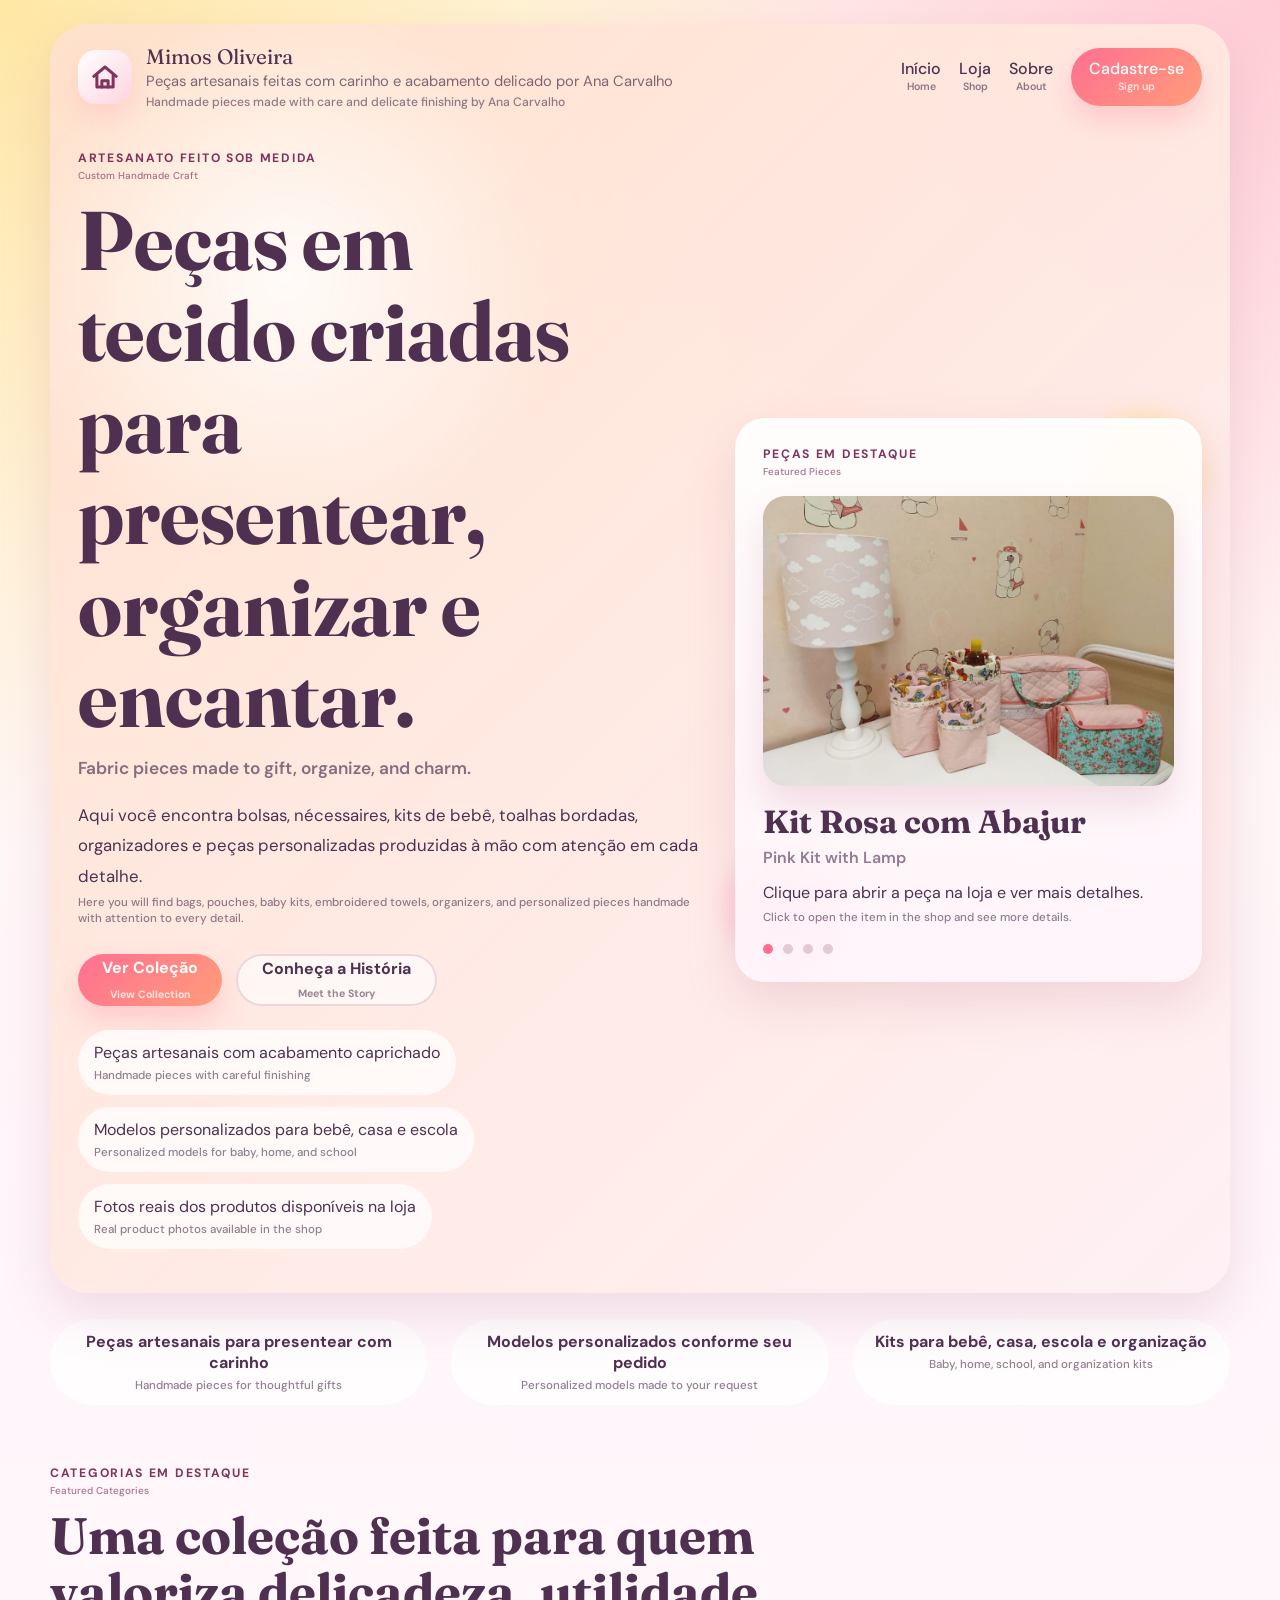
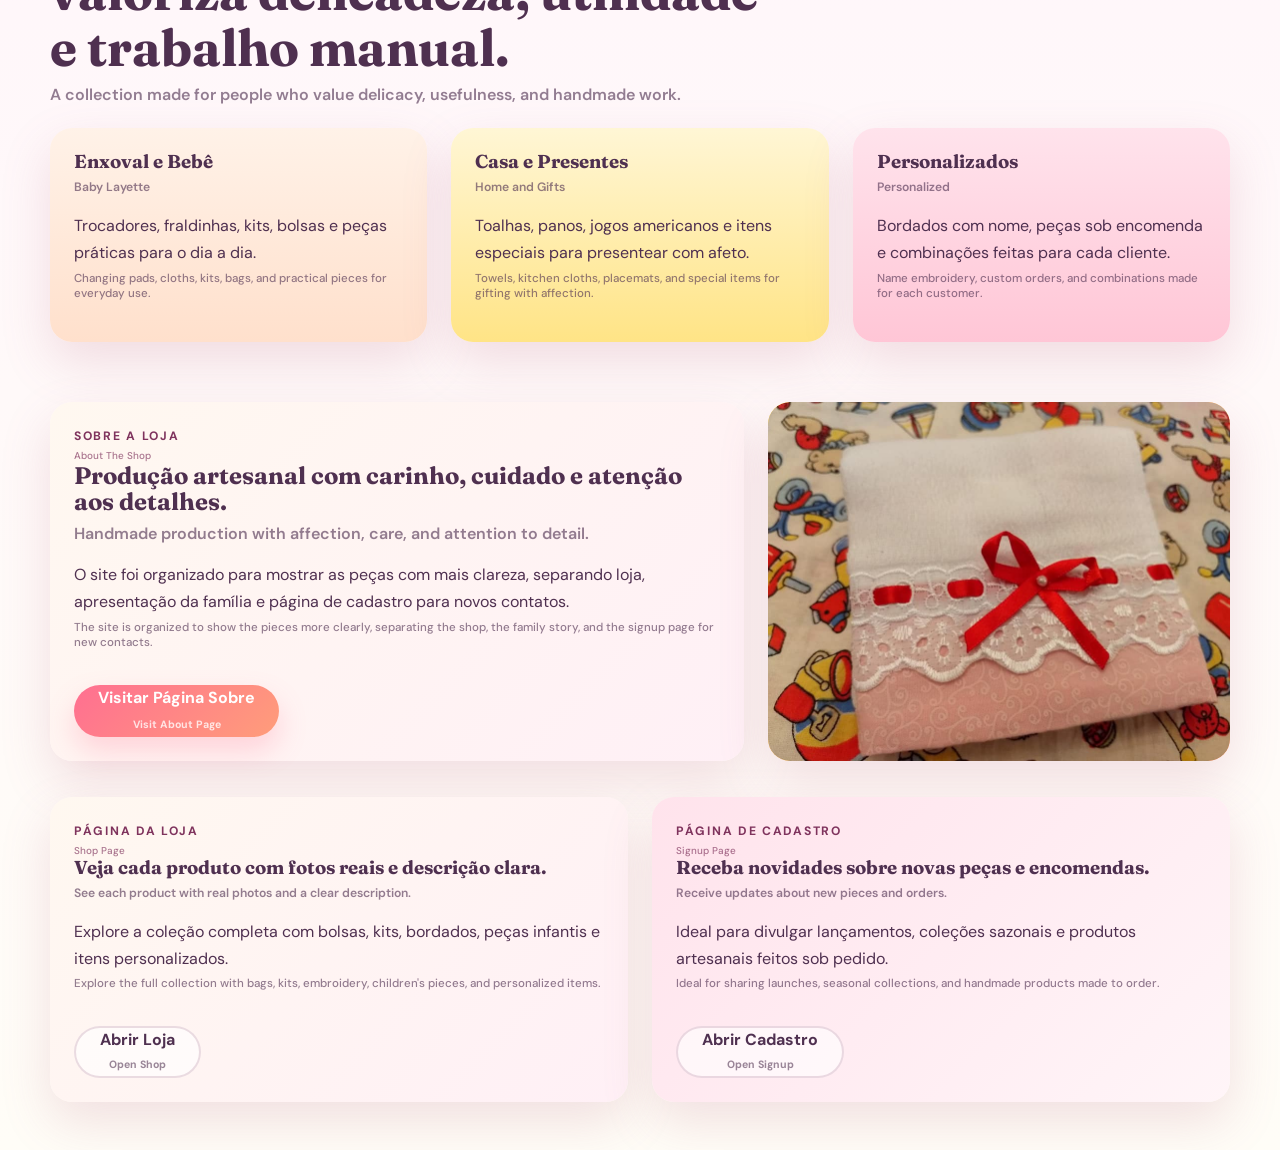
<file: index.html>
<!DOCTYPE html>
<html lang="pt-BR">
<head>
  <meta charset="UTF-8">
  <meta name="viewport" content="width=device-width, initial-scale=1.0">
  <title>Mimos Oliveira</title>
  <meta
    name="description"
    content="Ateliê artesanal com peças em tecido, bordados, kits personalizados, bolsas, enxovais e itens especiais para bebê, casa e presentes."
  >
  <link rel="preconnect" href="https://fonts.googleapis.com">
  <link rel="preconnect" href="https://fonts.gstatic.com" crossorigin>
  <link
    href="https://fonts.googleapis.com/css2?family=DM+Sans:wght@400;500;700&family=Fraunces:wght@600;700&display=swap"
    rel="stylesheet"
  >
  <link rel="stylesheet" href="styles.css">
</head>
<body>
  <div class="page-shell">
    <header class="hero">
      <nav class="topbar">
        <a class="brand" href="index.html">
          <span class="brand-flower" aria-hidden="true">
            <svg class="brand-home-icon" viewBox="0 0 24 24" focusable="false">
              <path d="M3 11.5 12 4l9 7.5"></path>
              <path d="M5.5 10.5V20h13v-9.5"></path>
              <path d="M9.5 20v-5h5v5"></path>
            </svg>
          </span>
          <span class="brand-copy">
            <span class="brand-name">Mimos Oliveira</span>
            <span class="brand-tag" data-en="Handmade pieces made with care and delicate finishing by Ana Carvalho">Peças artesanais feitas com carinho e acabamento delicado por Ana Carvalho</span>
          </span>
        </a>
        <div class="nav-links">
          <a href="index.html" data-en="Home">Início</a>
          <a href="shop.html" data-en="Shop">Loja</a>
          <a href="about.html" data-en="About">Sobre</a>
          <a href="signup.html" class="nav-button" data-en="Sign up">Cadastre-se</a>
        </div>
      </nav>

      <section class="hero-content">
        <div class="hero-copy">
          <p class="eyebrow" data-en="Custom Handmade Craft">Artesanato Feito Sob Medida</p>
          <h1 data-en="Fabric pieces made to gift, organize, and charm.">Peças em tecido criadas para presentear, organizar e encantar.</h1>
          <p class="hero-text" data-en="Here you will find bags, pouches, baby kits, embroidered towels, organizers, and personalized pieces handmade with attention to every detail.">
            Aqui você encontra bolsas, nécessaires, kits de bebê, toalhas bordadas,
            organizadores e peças personalizadas produzidas à mão com atenção em cada detalhe.
          </p>
          <div class="hero-actions">
            <a class="primary-button" href="shop.html" data-en="View Collection">Ver Coleção</a>
            <a class="secondary-button" href="about.html" data-en="Meet the Story">Conheça a História</a>
          </div>
          <ul class="hero-points">
            <li data-en="Handmade pieces with careful finishing">Peças artesanais com acabamento caprichado</li>
            <li data-en="Personalized models for baby, home, and school">Modelos personalizados para bebê, casa e escola</li>
            <li data-en="Real product photos available in the shop">Fotos reais dos produtos disponíveis na loja</li>
          </ul>
        </div>

        <div class="hero-card">
          <div class="flower flower-one"></div>
          <div class="flower flower-two"></div>
          <div class="hero-card-inner">
            <p class="mini-label" data-en="Featured Pieces">Peças Em Destaque</p>
            <a class="hero-slider-link" id="hero-slider-link" href="shop.html#kit-rosa-abajur">
              <img
                class="hero-slider-image"
                id="hero-slider-image"
                src="images/store/41964613_684639008587571_810792931022602240_n.jpg"
                alt="Kit Rosa com Abajur"
              >
            </a>
            <div class="hero-slider-copy">
              <h2 id="hero-slider-title" data-en="Pink Kit with Lamp">Kit Rosa com Abajur</h2>
              <p id="hero-slider-text" data-en="Click to open the item in the shop and see more details.">Clique para abrir a peça na loja e ver mais detalhes.</p>
            </div>
            <div class="hero-slider-dots" aria-hidden="true">
              <span class="hero-slider-dot is-active"></span>
              <span class="hero-slider-dot"></span>
              <span class="hero-slider-dot"></span>
              <span class="hero-slider-dot"></span>
            </div>
          </div>
        </div>
      </section>
    </header>

    <main>
      <section class="promo-strip">
        <p data-en="Handmade pieces for thoughtful gifts">Peças artesanais para presentear com carinho</p>
        <p data-en="Personalized models made to your request">Modelos personalizados conforme seu pedido</p>
        <p data-en="Baby, home, school, and organization kits">Kits para bebê, casa, escola e organização</p>
      </section>

      <section class="category-section">
        <div class="section-heading">
          <p class="eyebrow" data-en="Featured Categories">Categorias Em Destaque</p>
          <h2 data-en="A collection made for people who value delicacy, usefulness, and handmade work.">Uma coleção feita para quem valoriza delicadeza, utilidade e trabalho manual.</h2>
        </div>
        <div class="categories">
          <article class="category-card peach">
            <h3 data-en="Baby Layette">Enxoval e Bebê</h3>
            <p data-en="Changing pads, cloths, kits, bags, and practical pieces for everyday use.">Trocadores, fraldinhas, kits, bolsas e peças práticas para o dia a dia.</p>
          </article>
          <article class="category-card yellow">
            <h3 data-en="Home and Gifts">Casa e Presentes</h3>
            <p data-en="Towels, kitchen cloths, placemats, and special items for gifting with affection.">Toalhas, panos, jogos americanos e itens especiais para presentear com afeto.</p>
          </article>
          <article class="category-card pink">
            <h3 data-en="Personalized">Personalizados</h3>
            <p data-en="Name embroidery, custom orders, and combinations made for each customer.">Bordados com nome, peças sob encomenda e combinações feitas para cada cliente.</p>
          </article>
        </div>
      </section>

      <section class="story-section">
        <div class="story-card">
          <p class="eyebrow" data-en="About The Shop">Sobre A Loja</p>
          <h2 data-en="Handmade production with affection, care, and attention to detail.">Produção artesanal com carinho, cuidado e atenção aos detalhes.</h2>
          <p data-en="The site is organized to show the pieces more clearly, separating the shop, the family story, and the signup page for new contacts.">
            O site foi organizado para mostrar as peças com mais clareza, separando loja,
            apresentação da família e página de cadastro para novos contatos.
          </p>
          <a class="primary-button inline-button" href="about.html" data-en="Visit About Page">Visitar Página Sobre</a>
        </div>
        <div class="story-accent">
          <div class="quote-box"></div>
        </div>
      </section>

      <section class="split-feature">
        <div class="feature-panel">
          <p class="eyebrow" data-en="Shop Page">Página Da Loja</p>
          <h3 data-en="See each product with real photos and a clear description.">Veja cada produto com fotos reais e descrição clara.</h3>
          <p data-en="Explore the full collection with bags, kits, embroidery, children's pieces, and personalized items.">Explore a coleção completa com bolsas, kits, bordados, peças infantis e itens personalizados.</p>
          <a class="secondary-button inline-button" href="shop.html" data-en="Open Shop">Abrir Loja</a>
        </div>
        <div class="feature-panel soft-pink">
          <p class="eyebrow" data-en="Signup Page">Página De Cadastro</p>
          <h3 data-en="Receive updates about new pieces and orders.">Receba novidades sobre novas peças e encomendas.</h3>
          <p data-en="Ideal for sharing launches, seasonal collections, and handmade products made to order.">Ideal para divulgar lançamentos, coleções sazonais e produtos artesanais feitos sob pedido.</p>
          <a class="secondary-button inline-button" href="signup.html" data-en="Open Signup">Abrir Cadastro</a>
        </div>
      </section>
    </main>
  </div>

  <script src="script.js"></script>
</body>
</html>
</file>
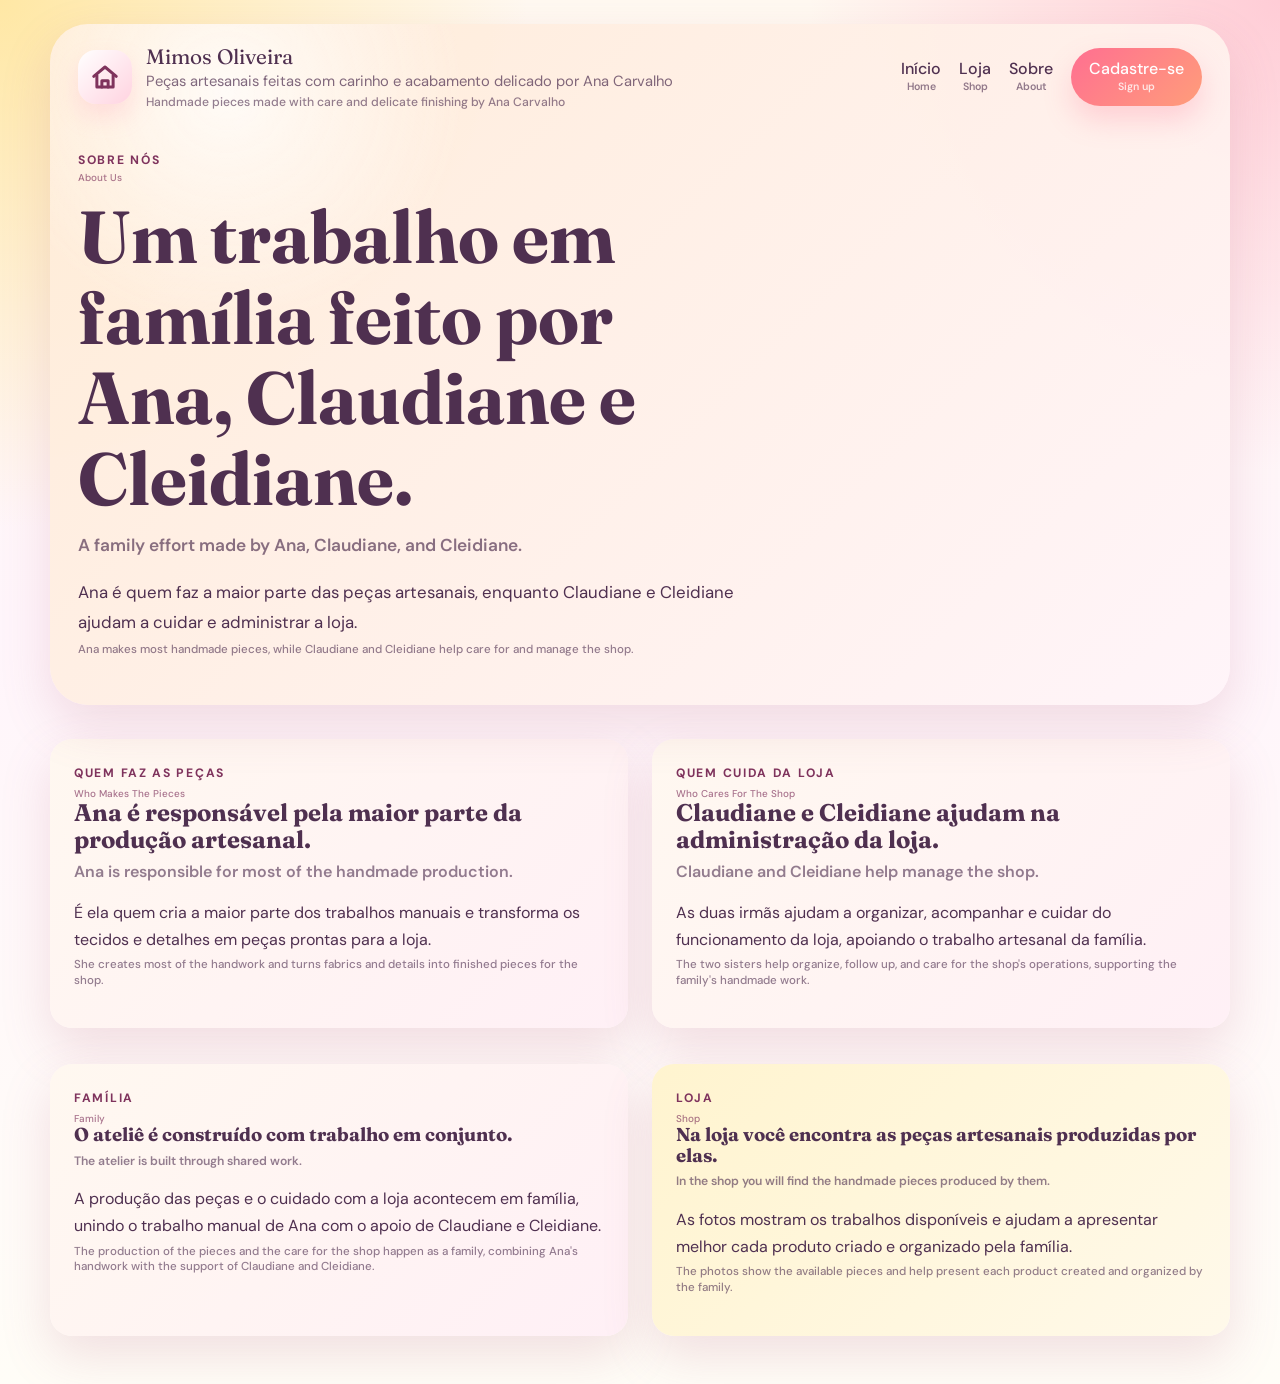
<file: about.html>
<!DOCTYPE html>
<html lang="pt-BR">
<head>
  <meta charset="UTF-8">
  <meta name="viewport" content="width=device-width, initial-scale=1.0">
  <title>Sobre | Mimos Oliveira</title>
  <link rel="preconnect" href="https://fonts.googleapis.com">
  <link rel="preconnect" href="https://fonts.gstatic.com" crossorigin>
  <link
    href="https://fonts.googleapis.com/css2?family=DM+Sans:wght@400;500;700&family=Fraunces:wght@600;700&display=swap"
    rel="stylesheet"
  >
  <link rel="stylesheet" href="styles.css">
</head>
<body>
  <div class="page-shell">
    <header class="subhero">
      <nav class="topbar">
        <a class="brand" href="index.html">
          <span class="brand-flower" aria-hidden="true">
            <svg class="brand-home-icon" viewBox="0 0 24 24" focusable="false">
              <path d="M3 11.5 12 4l9 7.5"></path>
              <path d="M5.5 10.5V20h13v-9.5"></path>
              <path d="M9.5 20v-5h5v5"></path>
            </svg>
          </span>
          <span class="brand-copy">
            <span class="brand-name">Mimos Oliveira</span>
            <span class="brand-tag" data-en="Handmade pieces made with care and delicate finishing by Ana Carvalho">Peças artesanais feitas com carinho e acabamento delicado por Ana Carvalho</span>
          </span>
        </a>
        <div class="nav-links">
          <a href="index.html" data-en="Home">Início</a>
          <a href="shop.html" data-en="Shop">Loja</a>
          <a href="about.html" data-en="About">Sobre</a>
          <a href="signup.html" class="nav-button" data-en="Sign up">Cadastre-se</a>
        </div>
      </nav>
      <section class="page-intro">
        <p class="eyebrow" data-en="About Us">Sobre Nós</p>
        <h1 class="page-title" data-en="A family effort made by Ana, Claudiane, and Cleidiane.">Um trabalho em família feito por Ana, Claudiane e Cleidiane.</h1>
        <p class="hero-text" data-en="Ana makes most handmade pieces, while Claudiane and Cleidiane help care for and manage the shop.">
          Ana é quem faz a maior parte das peças artesanais, enquanto Claudiane e Cleidiane
          ajudam a cuidar e administrar a loja.
        </p>
      </section>
    </header>

    <main class="page-main">
      <section class="info-grid">
        <article class="story-card">
          <p class="eyebrow" data-en="Who Makes The Pieces">Quem Faz As Peças</p>
          <h2 data-en="Ana is responsible for most of the handmade production.">Ana é responsável pela maior parte da produção artesanal.</h2>
          <p data-en="She creates most of the handwork and turns fabrics and details into finished pieces for the shop.">
            É ela quem cria a maior parte dos trabalhos manuais e transforma os tecidos
            e detalhes em peças prontas para a loja.
          </p>
        </article>
        <article class="story-card">
          <p class="eyebrow" data-en="Who Cares For The Shop">Quem Cuida Da Loja</p>
          <h2 data-en="Claudiane and Cleidiane help manage the shop.">Claudiane e Cleidiane ajudam na administração da loja.</h2>
          <p data-en="The two sisters help organize, follow up, and care for the shop's operations, supporting the family's handmade work.">
            As duas irmãs ajudam a organizar, acompanhar e cuidar do funcionamento da loja,
            apoiando o trabalho artesanal da família.
          </p>
        </article>
      </section>

      <section class="split-feature">
        <div class="feature-panel">
          <p class="eyebrow" data-en="Family">Família</p>
          <h3 data-en="The atelier is built through shared work.">O ateliê é construído com trabalho em conjunto.</h3>
          <p data-en="The production of the pieces and the care for the shop happen as a family, combining Ana's handwork with the support of Claudiane and Cleidiane.">
            A produção das peças e o cuidado com a loja acontecem em família,
            unindo o trabalho manual de Ana com o apoio de Claudiane e Cleidiane.
          </p>
        </div>
        <div class="feature-panel soft-yellow">
          <p class="eyebrow" data-en="Shop">Loja</p>
          <h3 data-en="In the shop you will find the handmade pieces produced by them.">Na loja você encontra as peças artesanais produzidas por elas.</h3>
          <p data-en="The photos show the available pieces and help present each product created and organized by the family.">
            As fotos mostram os trabalhos disponíveis e ajudam a apresentar melhor
            cada produto criado e organizado pela família.
          </p>
        </div>
      </section>
    </main>
  </div>
</body>
</html>
</file>
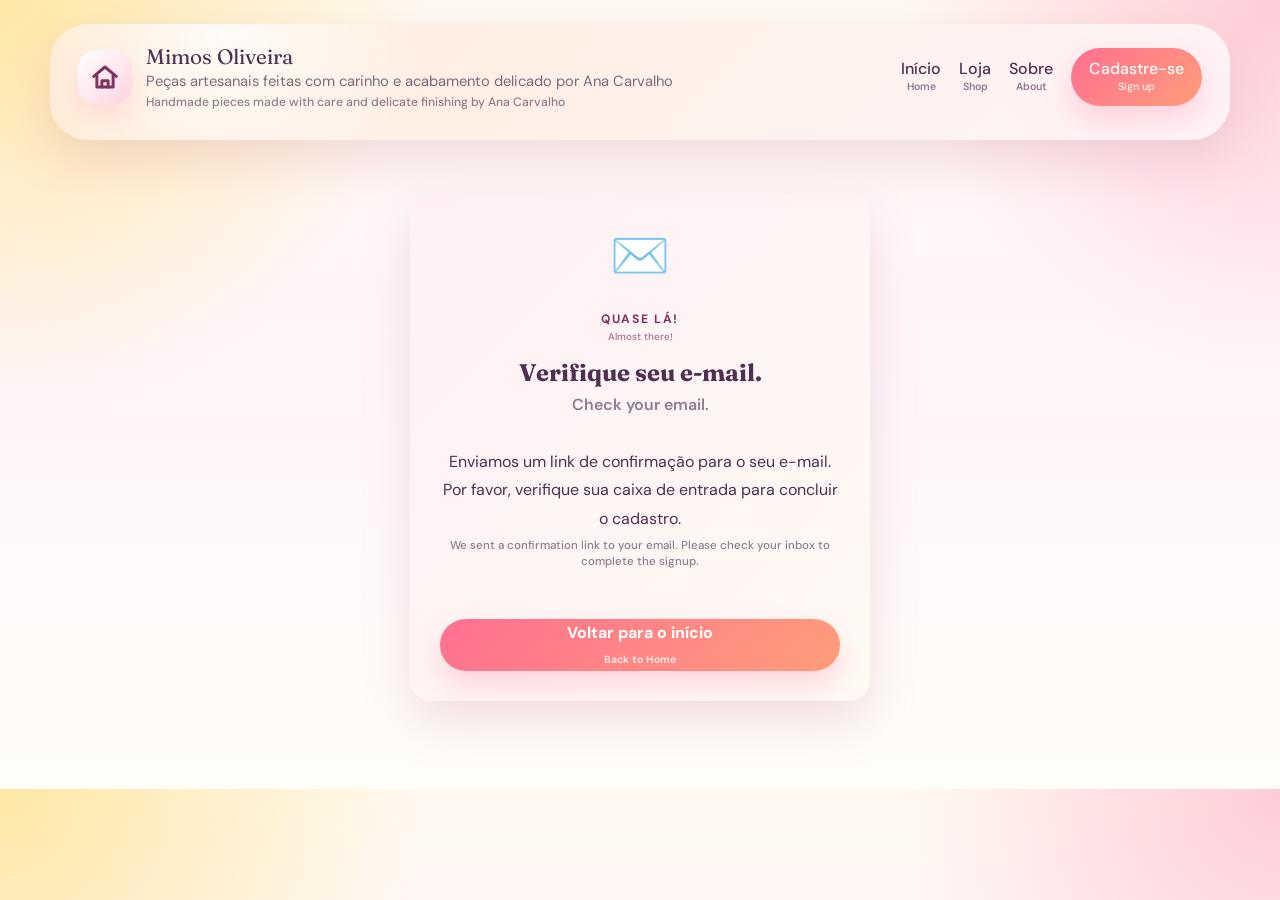
<file: confirm.html>
<!DOCTYPE html>
<html lang="pt-BR">
<head>
  <meta charset="UTF-8">
  <meta name="viewport" content="width=device-width, initial-scale=1.0">
  <title>Verifique seu e-mail | Mimos Oliveira</title>
  <link rel="preconnect" href="https://fonts.googleapis.com">
  <link rel="preconnect" href="https://fonts.gstatic.com" crossorigin>
  <link
    href="https://fonts.googleapis.com/css2?family=DM+Sans:wght@400;500;700&family=Fraunces:wght@600;700&display=swap"
    rel="stylesheet"
  >
  <link rel="stylesheet" href="styles.css">
</head>
<body>
  <div class="page-shell">
    <header class="subhero">
      <nav class="topbar">
        <a class="brand" href="index.html">
          <span class="brand-flower" aria-hidden="true">
            <svg class="brand-home-icon" viewBox="0 0 24 24" focusable="false">
              <path d="M3 11.5 12 4l9 7.5"></path>
              <path d="M5.5 10.5V20h13v-9.5"></path>
              <path d="M9.5 20v-5h5v5"></path>
            </svg>
          </span>
          <span class="brand-copy">
            <span class="brand-name">Mimos Oliveira</span>
            <span class="brand-tag" data-en="Handmade pieces made with care and delicate finishing by Ana Carvalho">Peças artesanais feitas com carinho e acabamento delicado por Ana Carvalho</span>
          </span>
        </a>
        <div class="nav-links">
          <a href="index.html" data-en="Home">Início</a>
          <a href="shop.html" data-en="Shop">Loja</a>
          <a href="about.html" data-en="About">Sobre</a>
          <a href="signup.html" class="nav-button" data-en="Sign up">Cadastre-se</a>
        </div>
      </nav>
    </header>

    <main class="page-main">
      <section class="signup-centered-layout">
        <div class="signup-card signup-card-vertical" style="text-align:center; align-items:center;">
          <div style="font-size:3rem; margin-bottom:8px;">✉️</div>
          <p class="eyebrow" data-en="Almost there!">Quase lá!</p>
          <h2 data-en="Check your email.">Verifique seu e-mail.</h2>
          <p style="line-height:1.8; max-width:38ch;" data-en="We sent a confirmation link to your email. Please check your inbox to complete the signup.">
            Enviamos um link de confirmação para o seu e-mail.
            Por favor, verifique sua caixa de entrada para concluir o cadastro.
          </p>
          <a class="primary-button inline-button" href="index.html" data-en="Back to Home">Voltar para o início</a>
        </div>
      </section>
    </main>
  </div>
</body>
</html>
</file>
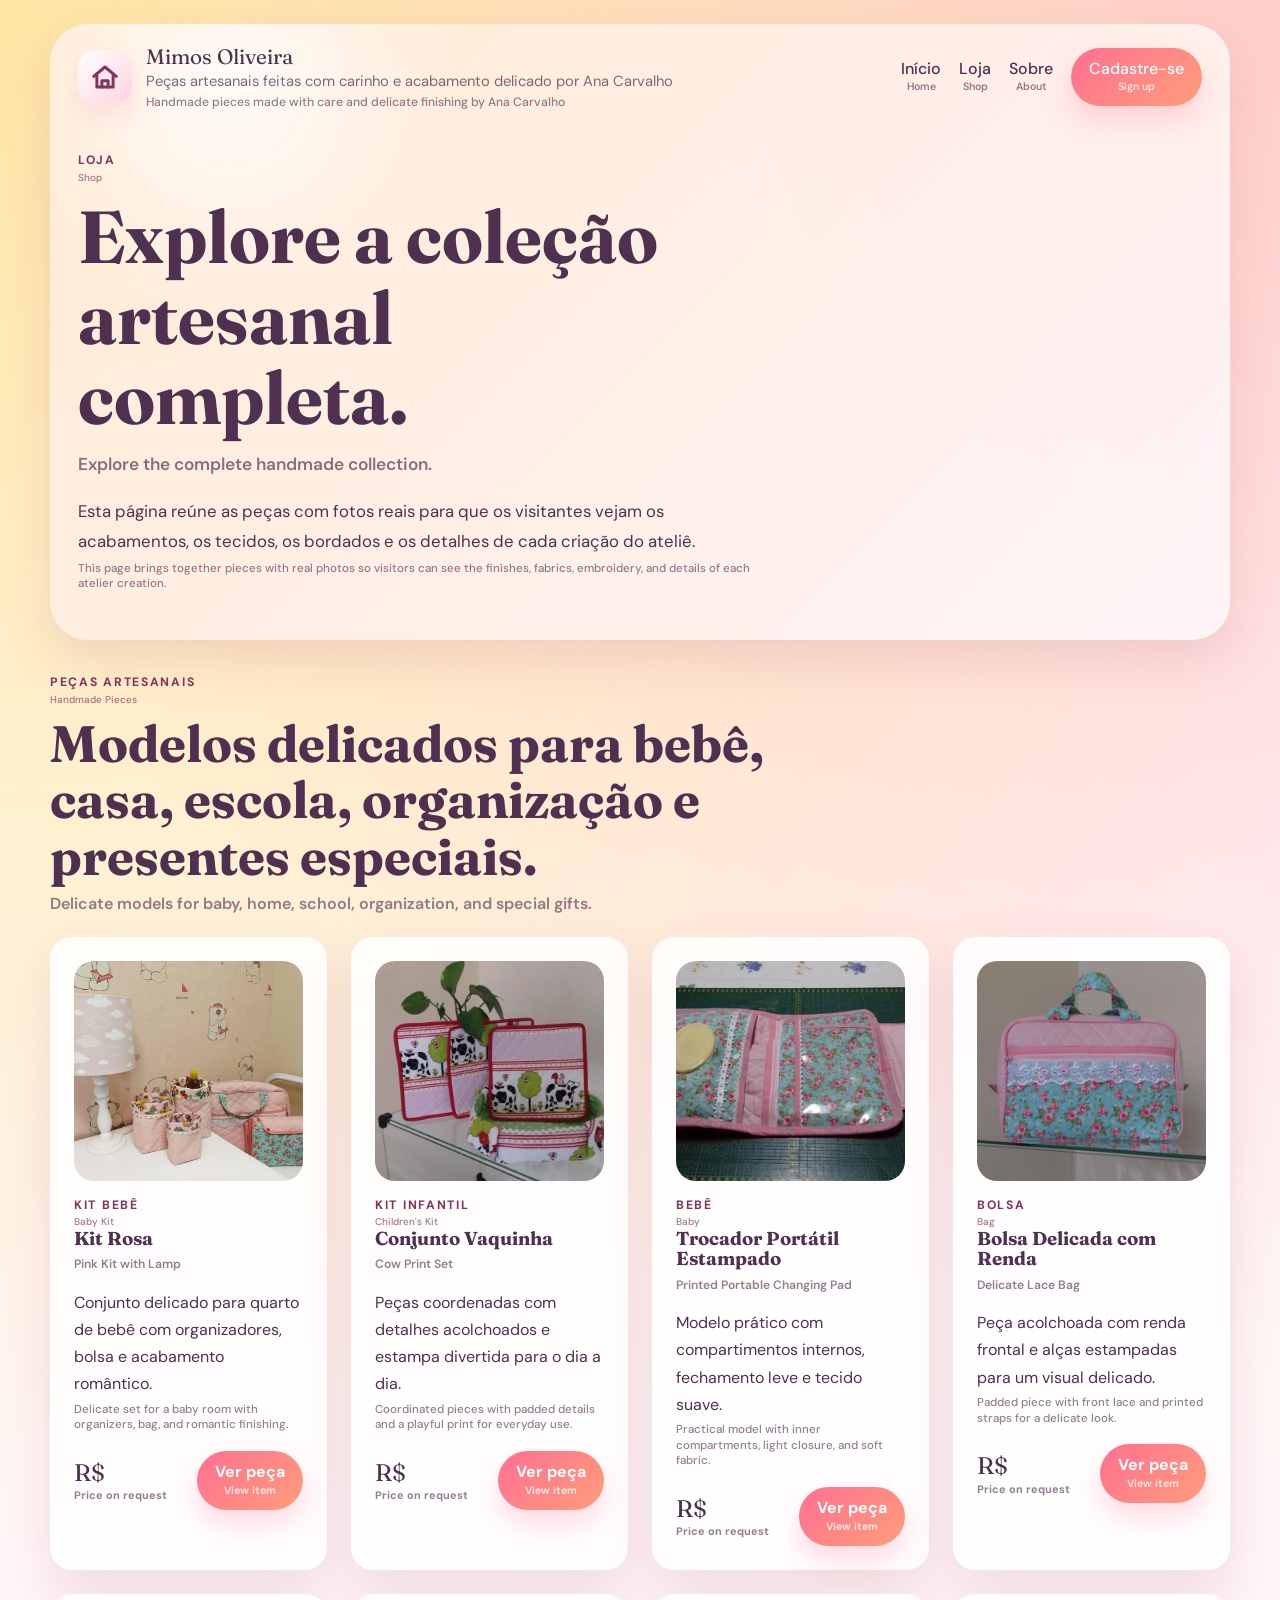
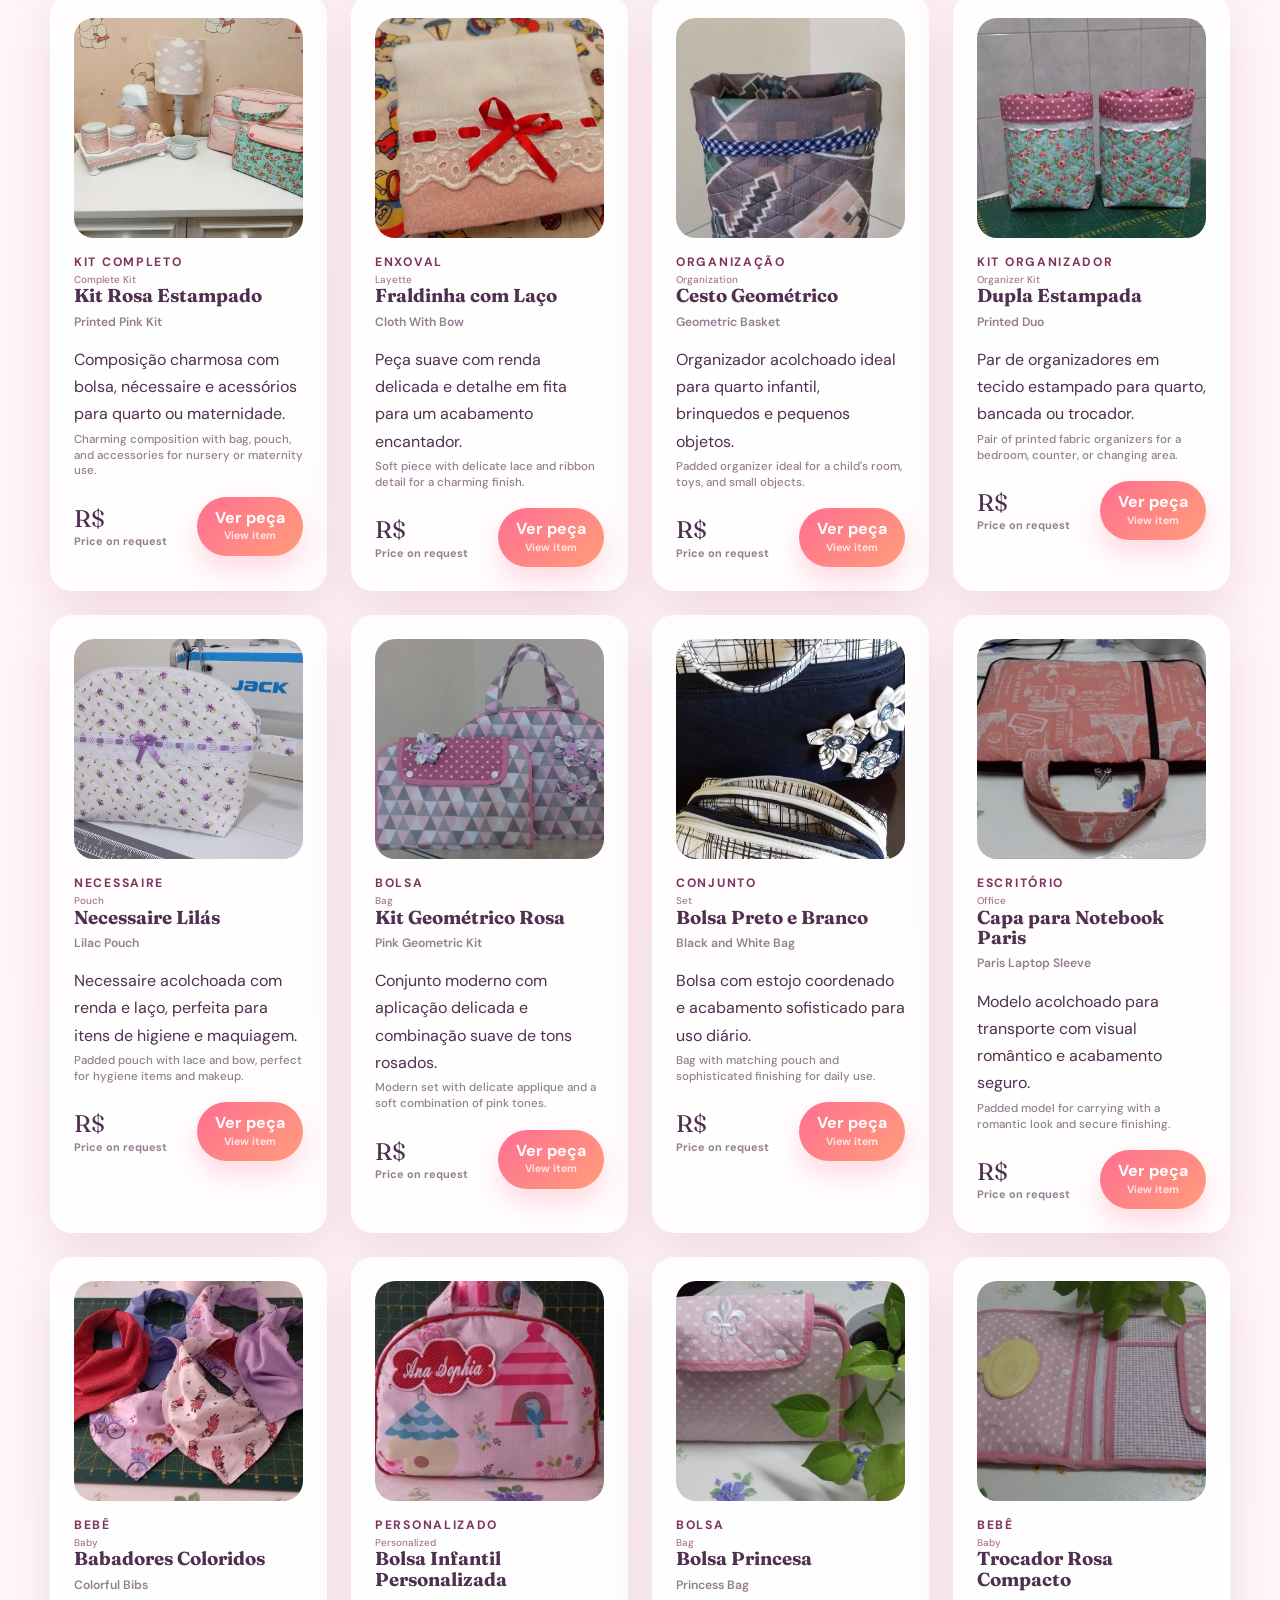
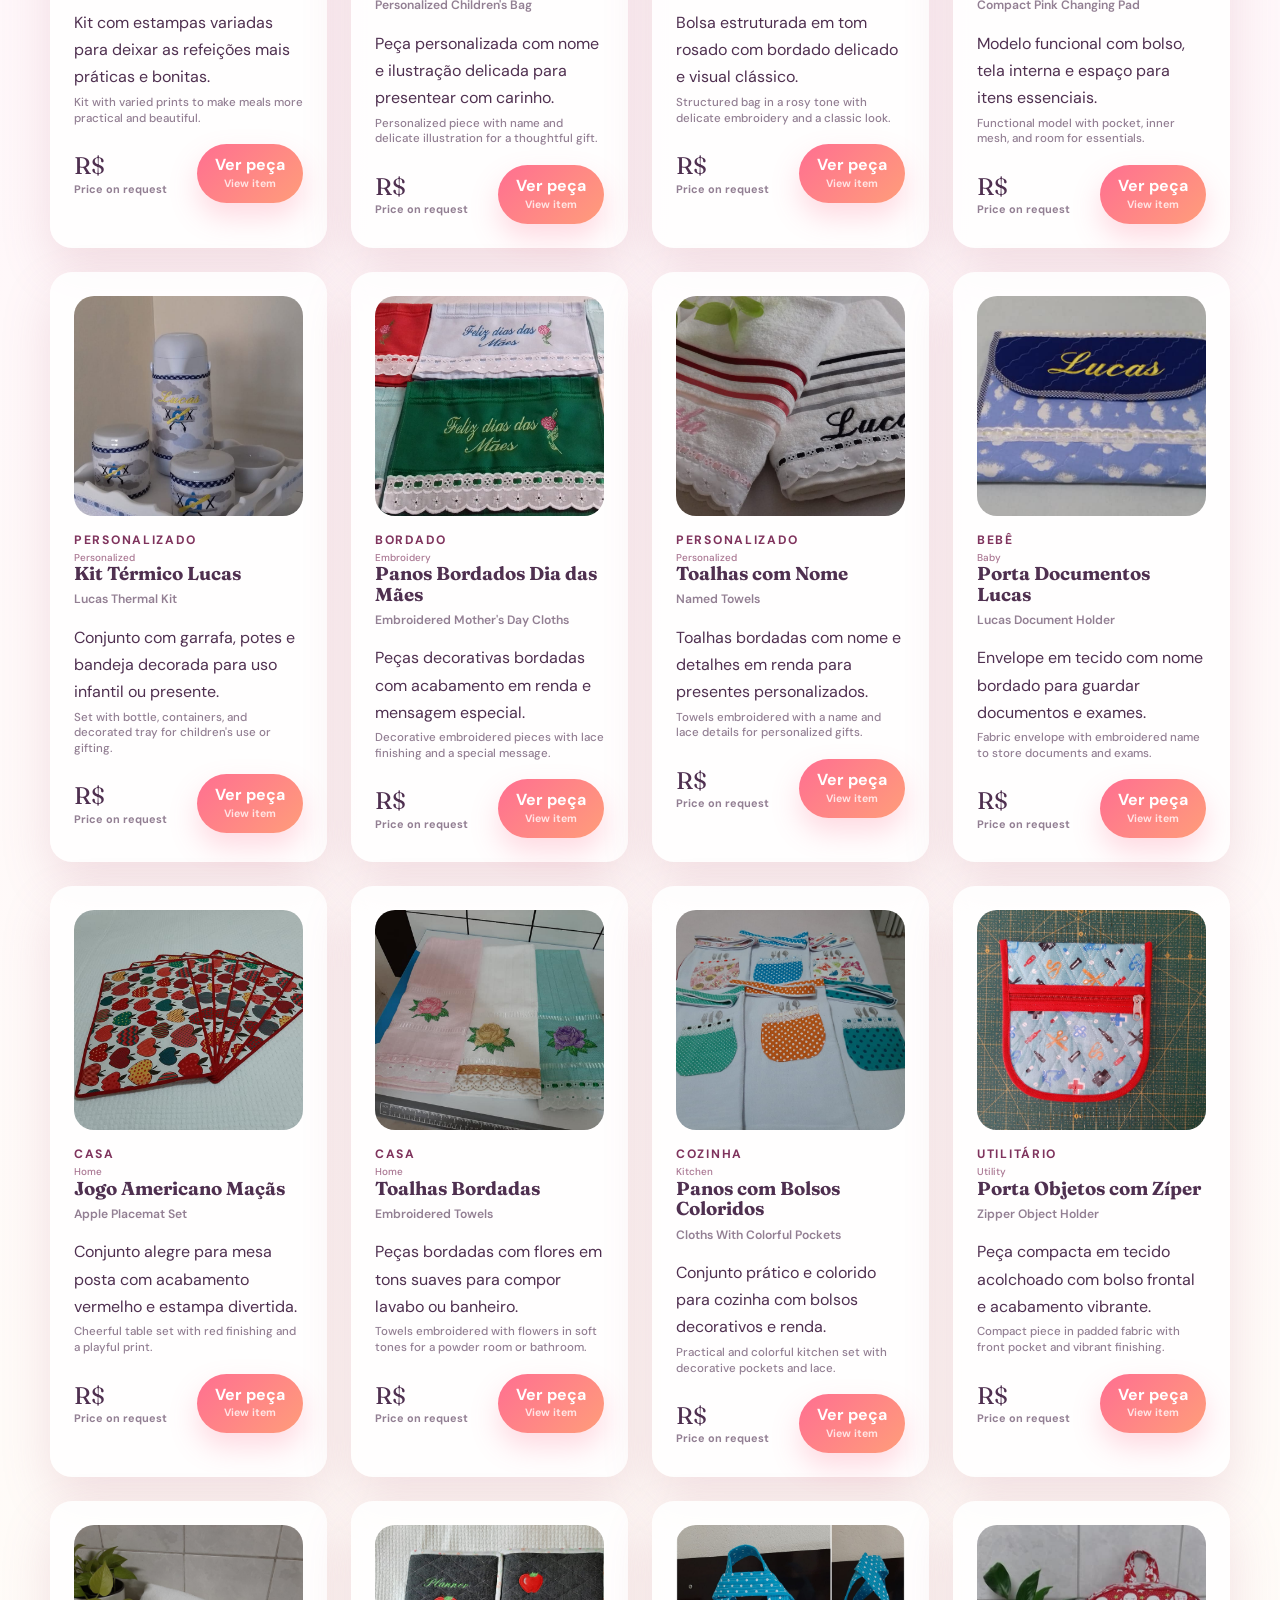
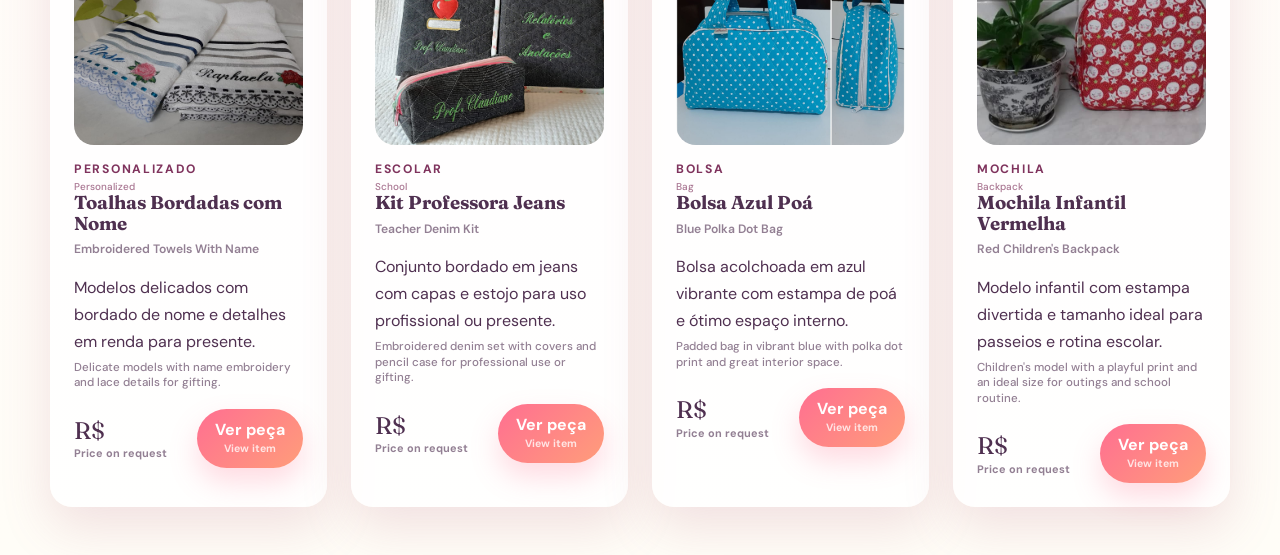
<file: shop.html>
<!DOCTYPE html>

<html lang="pt-BR">
<head>
<meta charset="utf-8"/>
<meta content="width=device-width, initial-scale=1.0" name="viewport"/>
<title>Loja | Mimos Oliveira</title>
<link href="https://fonts.googleapis.com" rel="preconnect"/>
<link crossorigin="" href="https://fonts.gstatic.com" rel="preconnect"/>
<link href="https://fonts.googleapis.com/css2?family=DM+Sans:wght@400;500;700&amp;family=Fraunces:wght@600;700&amp;display=swap" rel="stylesheet"/>
<link href="styles.css" rel="stylesheet"/>
</head>
<body>
<div class="page-shell">
<header class="subhero">
<nav class="topbar">
<a class="brand" href="index.html">
<span class="brand-flower" aria-hidden="true">
<svg class="brand-home-icon" viewBox="0 0 24 24" focusable="false">
<path d="M3 11.5 12 4l9 7.5"></path>
<path d="M5.5 10.5V20h13v-9.5"></path>
<path d="M9.5 20v-5h5v5"></path>
</svg>
</span>
<span class="brand-copy">
<span class="brand-name">Mimos Oliveira</span>
<span class="brand-tag" data-en="Handmade pieces made with care and delicate finishing by Ana Carvalho">Peças artesanais feitas com carinho e acabamento delicado por Ana Carvalho</span>
</span>
</a>
<div class="nav-links">
<a href="index.html" data-en="Home">Início</a>
<a href="shop.html" data-en="Shop">Loja</a>
<a href="about.html" data-en="About">Sobre</a>
<a class="nav-button" href="signup.html" data-en="Sign up">Cadastre-se</a>
</div>
</nav>
<section class="page-intro">
<p class="eyebrow" data-en="Shop">Loja</p>
<h1 class="page-title" data-en="Explore the complete handmade collection.">Explore a coleção artesanal completa.</h1>
<p class="hero-text" data-en="This page brings together pieces with real photos so visitors can see the finishes, fabrics, embroidery, and details of each atelier creation.">
          Esta página reúne as peças com fotos reais para que os visitantes vejam os acabamentos,
          os tecidos, os bordados e os detalhes de cada criação do ateliê.
        </p>
</section>
</header>
<main class="page-main">
<section class="section-heading">
<p class="eyebrow" data-en="Handmade Pieces">Peças Artesanais</p>
<h2 data-en="Delicate models for baby, home, school, organization, and special gifts.">Modelos delicados para bebê, casa, escola, organização e presentes especiais.</h2>
</section>
<section class="product-grid">
<article class="product-card" id="kit-rosa-abajur">
<img alt="Kit rosa com abajur e peças organizadoras" class="product-image" src="images/store/41964613_684639008587571_810792931022602240_n.jpg"/>
<p class="product-type">Kit Bebê</p>
<h3>Kit Rosa</h3>
<p class="product-copy">Conjunto delicado para quarto de bebê com organizadores, bolsa e acabamento romântico.</p>
<div class="product-row">
<span class="price">R$</span>
<a class="product-button-link" href="product.html?id=kit-rosa-abajur">Ver peça</a>
</div>
</article>
<article class="product-card" id="conjunto-vaquinha">
<img alt="Kit infantil com estampa de vaquinha" class="product-image" src="images/store/38152728_647122702339202_516846266932527104_n.jpg"/>
<p class="product-type">Kit Infantil</p>
<h3>Conjunto Vaquinha</h3>
<p class="product-copy">Peças coordenadas com detalhes acolchoados e estampa divertida para o dia a dia.</p>
<div class="product-row">
<span class="price">R$</span>
<a class="product-button-link" href="product.html?id=conjunto-vaquinha">Ver peça</a>
</div>
</article>
<article class="product-card" id="trocador-portatil-estampado">
<img alt="Trocador portátil estampado aberto" class="product-image" src="images/store/41880595_684639511920854_2530246932941504512_n.jpg"/>
<p class="product-type">Bebê</p>
<h3>Trocador Portátil Estampado</h3>
<p class="product-copy">Modelo prático com compartimentos internos, fechamento leve e tecido suave.</p>
<div class="product-row">
<span class="price">R$</span>
<a class="product-button-link" href="product.html?id=trocador-portatil-estampado">Ver peça</a>
</div>
</article>
<article class="product-card" id="bolsa-delicada-renda">
<img alt="Bolsa estampada rosa com renda" class="product-image" src="images/store/42106126_685618801822925_7322875044466524160_n.jpg"/>
<p class="product-type">Bolsa</p>
<h3>Bolsa Delicada com Renda</h3>
<p class="product-copy">Peça acolchoada com renda frontal e alças estampadas para um visual delicado.</p>
<div class="product-row">
<span class="price">R$</span>
<a class="product-button-link" href="product.html?id=bolsa-delicada-renda">Ver peça</a>
</div>
</article>
<article class="product-card">
<img alt="Kit rosa com bolsa e acessórios sobre mesa branca" class="product-image" src="images/store/42160623_684639038587568_2636992615597211648_n.jpg"/>
<p class="product-type">Kit Completo</p>
<h3>Kit Rosa Estampado</h3>
<p class="product-copy">Composição charmosa com bolsa, nécessaire e acessórios para quarto ou maternidade.</p>
<div class="product-row">
<span class="price">R$</span>
<a class="product-button-link" href="product.html?id=kit-rosa-estampado">Ver peça</a>
</div>
</article>
<article class="product-card">
<img alt="Fraldinha de boca com renda e laço vermelho" class="product-image" src="images/store/42099766_684639188587553_1917095606468214784_n.jpg"/>
<p class="product-type">Enxoval</p>
<h3>Fraldinha com Laço</h3>
<p class="product-copy">Peça suave com renda delicada e detalhe em fita para um acabamento encantador.</p>
<div class="product-row">
<span class="price">R$</span>
<a class="product-button-link" href="product.html?id=fraldinha-com-laco">Ver peça</a>
</div>
</article>
<article class="product-card">
<img alt="Cesto organizador com estampa geométrica" class="product-image" src="images/store/42150696_685645898486882_5622455379825786880_n.jpg"/>
<p class="product-type">Organização</p>
<h3>Cesto Geométrico</h3>
<p class="product-copy">Organizador acolchoado ideal para quarto infantil, brinquedos e pequenos objetos.</p>
<div class="product-row">
<span class="price">R$</span>
<a class="product-button-link" href="product.html?id=cesto-geometrico">Ver peça</a>
</div>
</article>
<article class="product-card">
<img alt="Duas peças organizadoras estampadas" class="product-image" src="images/store/42121329_685830161801789_9148505499845525504_n.jpg"/>
<p class="product-type">Kit Organizador</p>
<h3>Dupla Estampada</h3>
<p class="product-copy">Par de organizadores em tecido estampado para quarto, bancada ou trocador.</p>
<div class="product-row">
<span class="price">R$</span>
<a class="product-button-link" href="product.html?id=dupla-estampada">Ver peça</a>
</div>
</article>
<article class="product-card">
<img alt="Necessaire branca estampada com laço lilás" class="product-image" src="images/store/47071639_722921541425984_8131519873365835776_n.jpg"/>
<p class="product-type">Necessaire</p>
<h3>Necessaire Lilás</h3>
<p class="product-copy">Necessaire acolchoada com renda e laço, perfeita para itens de higiene e maquiagem.</p>
<div class="product-row">
<span class="price">R$</span>
<a class="product-button-link" href="product.html?id=necessaire-lilas">Ver peça</a>
</div>
</article>
<article class="product-card">
<img alt="Bolsa e nécessaire geométricas em rosa e cinza" class="product-image" src="images/store/48203712_733598820358256_658074468186324992_n.jpg"/>
<p class="product-type">Bolsa</p>
<h3>Kit Geométrico Rosa</h3>
<p class="product-copy">Conjunto moderno com aplicação delicada e combinação suave de tons rosados.</p>
<div class="product-row">
<span class="price">R$</span>
<a class="product-button-link" href="product.html?id=kit-geometrico-rosa">Ver peça</a>
</div>
</article>
<article class="product-card">
<img alt="Bolsa preta e branca com estojo combinando" class="product-image" src="images/store/50031877_753904721660999_5422462907747139584_n.jpg"/>
<p class="product-type">Conjunto</p>
<h3>Bolsa Preto e Branco</h3>
<p class="product-copy">Bolsa com estojo coordenado e acabamento sofisticado para uso diário.</p>
<div class="product-row">
<span class="price">R$</span>
<a class="product-button-link" href="product.html?id=bolsa-preto-branco">Ver peça</a>
</div>
</article>
<article class="product-card">
<img alt="Capa rosa para notebook" class="product-image" src="images/store/50729247_758829554501849_6037433702626099200_n.jpg"/>
<p class="product-type">Escritório</p>
<h3>Capa para Notebook Paris</h3>
<p class="product-copy">Modelo acolchoado para transporte com visual romântico e acabamento seguro.</p>
<div class="product-row">
<span class="price">R$</span>
<a class="product-button-link" href="product.html?id=capa-notebook-paris">Ver peça</a>
</div>
</article>
<article class="product-card">
<img alt="Babadores coloridos sobre base de corte" class="product-image" src="images/store/51429955_766059570445514_4610574841668435968_n.jpg"/>
<p class="product-type">Bebê</p>
<h3>Babadores Coloridos</h3>
<p class="product-copy">Kit com estampas variadas para deixar as refeições mais práticas e bonitas.</p>
<div class="product-row">
<span class="price">R$</span>
<a class="product-button-link" href="product.html?id=babadores-coloridos">Ver peça</a>
</div>
</article>
<article class="product-card">
<img alt="Bolsa infantil personalizada Ana Sophia" class="product-image" src="images/store/51204940_766302027087935_4666522923912134656_n.jpg"/>
<p class="product-type">Personalizado</p>
<h3>Bolsa Infantil Personalizada</h3>
<p class="product-copy">Peça personalizada com nome e ilustração delicada para presentear com carinho.</p>
<div class="product-row">
<span class="price">R$</span>
<a class="product-button-link" href="product.html?id=bolsa-infantil-personalizada">Ver peça</a>
</div>
</article>
<article class="product-card">
<img alt="Bolsa rosa com coroa bordada" class="product-image" src="images/store/53367909_779224589129012_2037971508189462528_n.jpg"/>
<p class="product-type">Bolsa</p>
<h3>Bolsa Princesa</h3>
<p class="product-copy">Bolsa estruturada em tom rosado com bordado delicado e visual clássico.</p>
<div class="product-row">
<span class="price">R$</span>
<a class="product-button-link" href="product.html?id=bolsa-princesa">Ver peça</a>
</div>
</article>
<article class="product-card">
<img alt="Trocador rosa aberto com bolso e tela" class="product-image" src="images/store/52948765_779224635795674_4510911993875529728_n.jpg"/>
<p class="product-type">Bebê</p>
<h3>Trocador Rosa Compacto</h3>
<p class="product-copy">Modelo funcional com bolso, tela interna e espaço para itens essenciais.</p>
<div class="product-row">
<span class="price">R$</span>
<a class="product-button-link" href="product.html?id=trocador-rosa-compacto">Ver peça</a>
</div>
</article>
<article class="product-card">
<img alt="Kit térmico e bandeja personalizados Lucas" class="product-image" src="images/store/58419422_812434299141374_7679784464532111360_n.jpg"/>
<p class="product-type">Personalizado</p>
<h3>Kit Térmico Lucas</h3>
<p class="product-copy">Conjunto com garrafa, potes e bandeja decorada para uso infantil ou presente.</p>
<div class="product-row">
<span class="price">R$</span>
<a class="product-button-link" href="product.html?id=kit-termico-lucas">Ver peça</a>
</div>
</article>
<article class="product-card">
<img alt="Panos bordados de dia das mães" class="product-image" src="images/store/59380568_816375278747276_822008460727025664_n.jpg"/>
<p class="product-type">Bordado</p>
<h3>Panos Bordados Dia das Mães</h3>
<p class="product-copy">Peças decorativas bordadas com acabamento em renda e mensagem especial.</p>
<div class="product-row">
<span class="price">R$</span>
<a class="product-button-link" href="product.html?id=panos-dia-das-maes">Ver peça</a>
</div>
</article>
<article class="product-card">
<img alt="Toalhas bordadas com nomes" class="product-image" src="images/store/57216678_816377345413736_3991034884486332416_n.jpg"/>
<p class="product-type">Personalizado</p>
<h3>Toalhas com Nome</h3>
<p class="product-copy">Toalhas bordadas com nome e detalhes em renda para presentes personalizados.</p>
<div class="product-row">
<span class="price">R$</span>
<a class="product-button-link" href="product.html?id=toalhas-com-nome">Ver peça</a>
</div>
</article>
<article class="product-card">
<img alt="Envelope azul com nome Lucas" class="product-image" src="images/store/61972180_838513876533416_1976670127168421888_n.jpg"/>
<p class="product-type">Bebê</p>
<h3>Porta Documentos Lucas</h3>
<p class="product-copy">Envelope em tecido com nome bordado para guardar documentos e exames.</p>
<div class="product-row">
<span class="price">R$</span>
<a class="product-button-link" href="product.html?id=porta-documentos-lucas">Ver peça</a>
</div>
</article>
<article class="product-card">
<img alt="Jogo americano com estampa de maçãs" class="product-image" src="images/store/68801953_950409162010553_2624741217090404352_n.jpg"/>
<p class="product-type">Casa</p>
<h3>Jogo Americano Maçãs</h3>
<p class="product-copy">Conjunto alegre para mesa posta com acabamento vermelho e estampa divertida.</p>
<div class="product-row">
<span class="price">R$</span>
<a class="product-button-link" href="product.html?id=jogo-americano-macas">Ver peça</a>
</div>
</article>
<article class="product-card">
<img alt="Toalhas bordadas com flores" class="product-image" src="images/store/74385456_950409258677210_5132999678412980224_n.jpg"/>
<p class="product-type">Casa</p>
<h3>Toalhas Bordadas</h3>
<p class="product-copy">Peças bordadas com flores em tons suaves para compor lavabo ou banheiro.</p>
<div class="product-row">
<span class="price">R$</span>
<a class="product-button-link" href="product.html?id=toalhas-bordadas">Ver peça</a>
</div>
</article>
<article class="product-card">
<img alt="Panos de prato com bolsos coloridos" class="product-image" src="images/store/76714077_955697771481692_2966194982592970752_n.jpg"/>
<p class="product-type">Cozinha</p>
<h3>Panos com Bolsos Coloridos</h3>
<p class="product-copy">Conjunto prático e colorido para cozinha com bolsos decorativos e renda.</p>
<div class="product-row">
<span class="price">R$</span>
<a class="product-button-link" href="product.html?id=panos-bolsos-coloridos">Ver peça</a>
</div>
</article>
<article class="product-card">
<img alt="Bolso de tecido azul com zíper vermelho" class="product-image" src="images/store/77161743_964150320636437_3157515928585895936_n.jpg"/>
<p class="product-type">Utilitário</p>
<h3>Porta Objetos com Zíper</h3>
<p class="product-copy">Peça compacta em tecido acolchoado com bolso frontal e acabamento vibrante.</p>
<div class="product-row">
<span class="price">R$</span>
<a class="product-button-link" href="product.html?id=porta-objetos-ziper">Ver peça</a>
</div>
</article>
<article class="product-card">
<img alt="Toalhas personalizadas com nomes Gabi e Raphaela" class="product-image" src="images/store/82035167_1005181669866635_3598878407284228096_n.jpg"/>
<p class="product-type">Personalizado</p>
<h3>Toalhas Bordadas com Nome</h3>
<p class="product-copy">Modelos delicados com bordado de nome e detalhes em renda para presente.</p>
<div class="product-row">
<span class="price">R$</span>
<a class="product-button-link" href="product.html?id=toalhas-bordadas-nome">Ver peça</a>
</div>
</article>
<article class="product-card" id="kit-professora-jeans">
<img alt="Capas jeans personalizadas para professora" class="product-image" src="images/store/82890333_1016862462031889_1142811151592062976_n.jpg"/>
<p class="product-type">Escolar</p>
<h3>Kit Professora Jeans</h3>
<p class="product-copy">Conjunto bordado em jeans com capas e estojo para uso profissional ou presente.</p>
<div class="product-row">
<span class="price">R$</span>
<a class="product-button-link" href="product.html?id=kit-professora-jeans">Ver peça</a>
</div>
</article>

<article class="product-card">
<img alt="Bolsa azul de bolinhas" class="product-image" src="images/store/83696832_1022833418101460_8214396112065265664_n.jpg"/>
<p class="product-type">Bolsa</p>
<h3>Bolsa Azul Poá</h3>
<p class="product-copy">Bolsa acolchoada em azul vibrante com estampa de poá e ótimo espaço interno.</p>
<div class="product-row">
<span class="price">R$</span>
<a class="product-button-link" href="product.html?id=bolsa-azul-poa">Ver peça</a>
</div>
</article>


<article class="product-card">
<img alt="Mochila infantil vermelha com estampa de luas e estrelas" class="product-image" src="images/store/67507947_865764030475067_8944808197567283200_n.jpg"/>
<p class="product-type">Mochila</p>
<h3>Mochila Infantil Vermelha</h3>
<p class="product-copy">Modelo infantil com estampa divertida e tamanho ideal para passeios e rotina escolar.</p>
<div class="product-row">
<span class="price">R$</span>
<a class="product-button-link" href="product.html?id=mochila-infantil-vermelha">Ver peça</a>
</div>
</article>



</section>
</main>
</div>
<script src="product-data.js"></script>
<script src="script.js"></script>
</body>
</html>
</file>
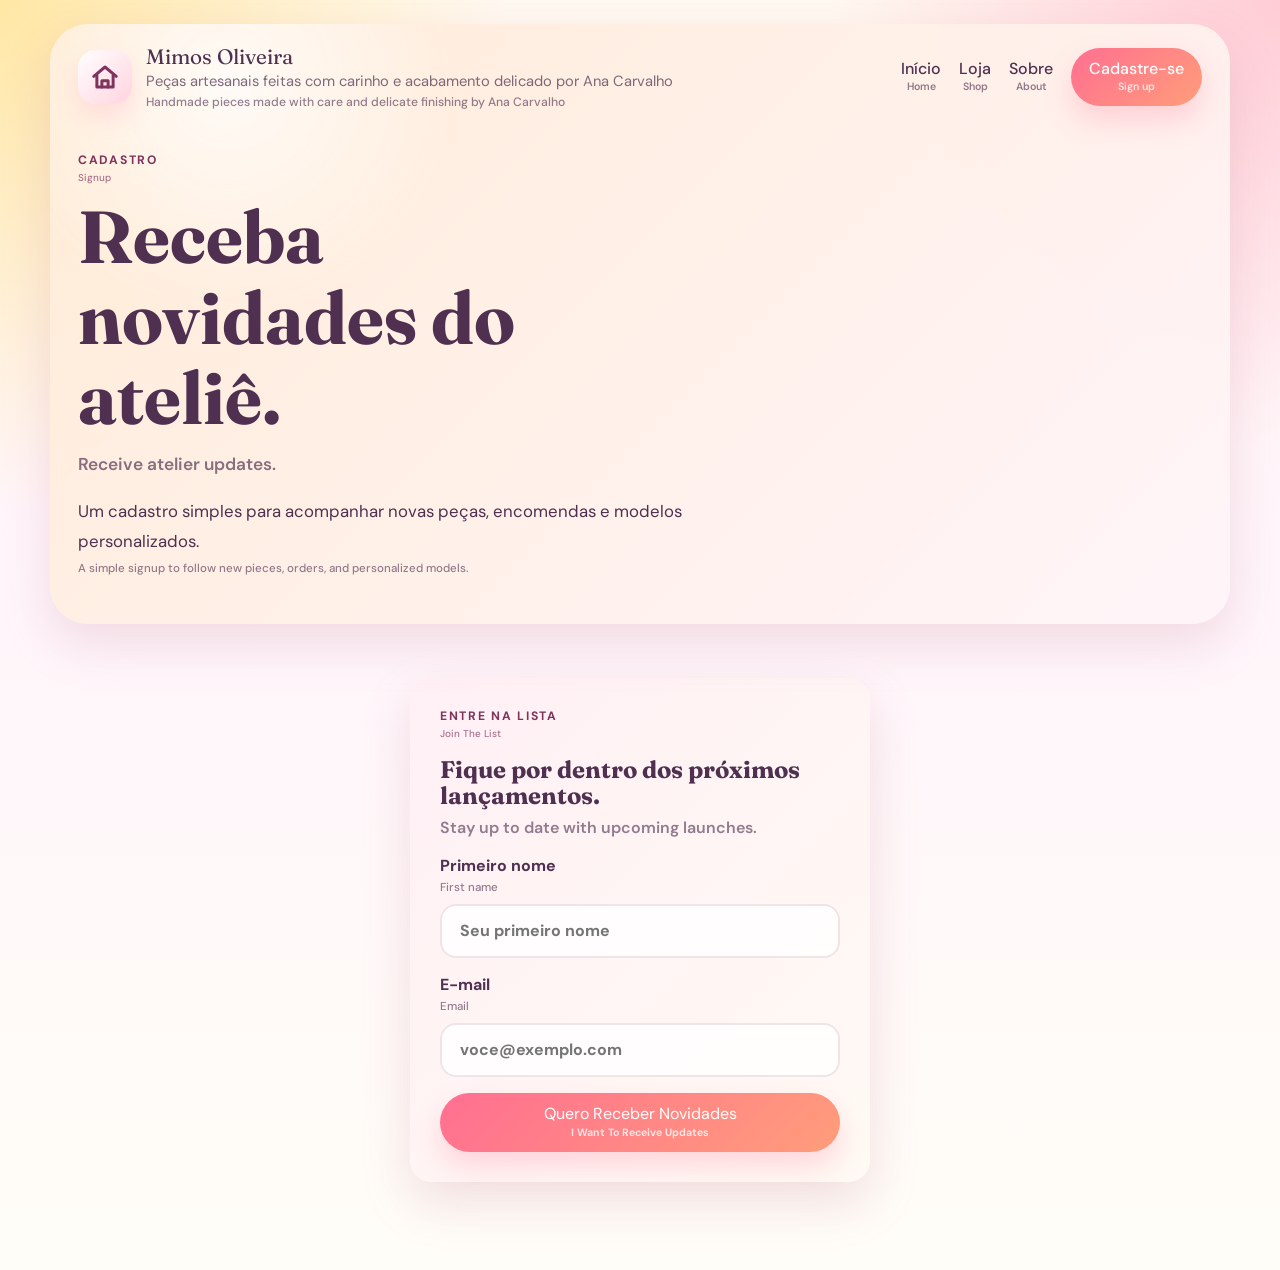
<file: signup.html>
<!DOCTYPE html>
<html lang="pt-BR">
<head>
  <meta charset="UTF-8">
  <meta name="viewport" content="width=device-width, initial-scale=1.0">
  <title>Cadastro | Mimos Oliveira</title>
  <link rel="preconnect" href="https://fonts.googleapis.com">
  <link rel="preconnect" href="https://fonts.gstatic.com" crossorigin>
  <link
    href="https://fonts.googleapis.com/css2?family=DM+Sans:wght@400;500;700&family=Fraunces:wght@600;700&display=swap"
    rel="stylesheet"
  >
  <link rel="stylesheet" href="styles.css">
</head>
<body>
  <div class="page-shell">
    <header class="subhero">
      <nav class="topbar">
        <a class="brand" href="index.html">
          <span class="brand-flower" aria-hidden="true">
            <svg class="brand-home-icon" viewBox="0 0 24 24" focusable="false">
              <path d="M3 11.5 12 4l9 7.5"></path>
              <path d="M5.5 10.5V20h13v-9.5"></path>
              <path d="M9.5 20v-5h5v5"></path>
            </svg>
          </span>
          <span class="brand-copy">
            <span class="brand-name">Mimos Oliveira</span>
            <span class="brand-tag" data-en="Handmade pieces made with care and delicate finishing by Ana Carvalho">Peças artesanais feitas com carinho e acabamento delicado por Ana Carvalho</span>
          </span>
        </a>
        <div class="nav-links">
          <a href="index.html" data-en="Home">Início</a>
          <a href="shop.html" data-en="Shop">Loja</a>
          <a href="about.html" data-en="About">Sobre</a>
          <a href="signup.html" class="nav-button" data-en="Sign up">Cadastre-se</a>
        </div>
      </nav>
      <section class="page-intro">
        <p class="eyebrow" data-en="Signup">Cadastro</p>
        <h1 class="page-title" data-en="Receive atelier updates.">Receba novidades do ateliê.</h1>
        <p class="hero-text" data-en="A simple signup to follow new pieces, orders, and personalized models.">
          Um cadastro simples para acompanhar novas peças, encomendas e modelos personalizados.
        </p>
      </section>
    </header>

    <main class="page-main">
      <section class="signup-centered-layout">
        <form class="signup-card signup-card-vertical" id="signup-form">
          <p class="eyebrow" data-en="Join The List">Entre Na Lista</p>
          <h2 data-en="Stay up to date with upcoming launches.">Fique por dentro dos próximos lançamentos.</h2>
          <label>
            <span data-en="First name">Primeiro nome</span>
            <input type="text" placeholder="Seu primeiro nome" required>
          </label>
          <label>
            <span data-en="Email">E-mail</span>
            <input type="email" placeholder="voce@exemplo.com" required>
          </label>
          <button type="submit" data-en="I Want To Receive Updates">Quero Receber Novidades</button>
        </form>
      </section>
    </main>

  <script>
    document.getElementById('signup-form').addEventListener('submit', function(e) {
      e.preventDefault();
      window.location.href = 'confirm.html';
    });
  </script>
  </div>
</body>
</html>
</file>
<file: styles.css>
:root {
  --cream: #fffaf4;
  --pink: #ff8fb1;
  --rose: #ff6f91;
  --coral: #ff9d7a;
  --yellow: #ffd966;
  --peach: #ffe0cc;
  --mint: #dff7e4;
  --berry: #7f335d;
  --text: #4f3050;
  --shadow: 0 20px 50px rgba(177, 95, 123, 0.18);
  --radius-xl: 30px;
  --radius-lg: 22px;
}

* {
  box-sizing: border-box;
}

html {
  scroll-behavior: smooth;
}

body {
  margin: 0;
  font-family: "DM Sans", sans-serif;
  color: var(--text);
  background:
    radial-gradient(circle at top left, rgba(255, 217, 102, 0.55), transparent 28%),
    radial-gradient(circle at top right, rgba(255, 143, 177, 0.42), transparent 25%),
    linear-gradient(180deg, #fff9f1 0%, #fff5fb 45%, #fffdf7 100%);
}

a {
  color: inherit;
  text-decoration: none;
}

button,
input,
select {
  font: inherit;
}

.page-shell {
  width: min(1180px, calc(100% - 32px));
  margin: 0 auto;
  padding: 24px 0 48px;
}

.hero,
.subhero {
  position: relative;
  overflow: hidden;
  border-radius: 38px;
  box-shadow: var(--shadow);
}

.hero {
  padding: 20px 28px 44px;
  background:
    radial-gradient(circle at 20% 20%, rgba(255, 255, 255, 0.85), transparent 20%),
    linear-gradient(135deg, rgba(255, 224, 204, 0.92), rgba(255, 240, 245, 0.96));
}

.subhero {
  padding: 20px 28px 30px;
  background:
    radial-gradient(circle at 15% 10%, rgba(255, 255, 255, 0.78), transparent 20%),
    linear-gradient(135deg, rgba(255, 235, 214, 0.95), rgba(255, 244, 249, 0.95));
}

.topbar,
.hero-content,
.promo-strip,
.categories,
.product-grid,
.story-section,
.split-feature,
.info-grid,
.signup-layout,
.signup-simple-layout,
.signup-product-links {
  display: grid;
  gap: 24px;
}

.topbar {
  grid-template-columns: 1fr auto;
  align-items: center;
}

.brand {
  display: flex;
  align-items: center;
  gap: 14px;
}

.brand-copy {
  display: grid;
  gap: 2px;
}

.brand-flower {
  display: grid;
  place-items: center;
  width: 54px;
  height: 54px;
  border-radius: 18px;
  background: linear-gradient(135deg, #fff, #ffd3e0);
  box-shadow: 0 12px 24px rgba(255, 143, 177, 0.22);
}

.brand-home-icon {
  width: 30px;
  height: 30px;
  fill: none;
  stroke: var(--berry);
  stroke-width: 2.4;
  stroke-linecap: round;
  stroke-linejoin: round;
}

.brand-name,
.brand-tag,
.eyebrow,
.product-type,
.mini-label {
  display: block;
  margin: 0;
}

.brand-name {
  font-family: "Fraunces", serif;
  font-size: 1.3rem;
}

.brand-tag {
  color: rgba(79, 48, 80, 0.72);
  font-size: 0.92rem;
}

[data-en]::after {
  content: attr(data-en);
  display: block;
  margin-top: 0.28rem;
  font-family: "DM Sans", sans-serif;
  font-size: 0.72rem;
  font-weight: 500;
  line-height: 1.35;
  letter-spacing: 0;
  text-transform: none;
  color: rgba(79, 48, 80, 0.62);
}

.brand-tag[data-en]::after {
  margin-top: 0.18rem;
  font-size: 0.76rem;
}

.nav-links a[data-en]::after {
  margin-top: 0.12rem;
  font-size: 0.66rem;
  font-weight: 600;
}

.eyebrow[data-en]::after,
.product-type[data-en]::after,
.mini-label[data-en]::after {
  margin-top: 0.18rem;
  font-size: 0.62rem;
  color: rgba(127, 51, 93, 0.68);
}

h1[data-en]::after,
.page-title[data-en]::after {
  max-width: 44ch;
  margin-top: 0.78rem;
  font-family: "DM Sans", sans-serif;
  font-size: clamp(0.86rem, 1.5vw, 1.08rem);
  font-weight: 600;
  line-height: 1.5;
  color: rgba(79, 48, 80, 0.68);
}

h2[data-en]::after {
  margin-top: 0.5rem;
  font-size: clamp(0.78rem, 1.6vw, 1rem);
  font-weight: 600;
}

h3[data-en]::after {
  margin-top: 0.42rem;
  font-size: 0.76rem;
  font-weight: 600;
}

.primary-button[data-en]::after,
.nav-button[data-en]::after,
.product-button-link[data-en]::after,
.newsletter-form button[data-en]::after,
.signup-card button[data-en]::after,
.zoom-button[data-en]::after {
  margin-top: 0.15rem;
  color: rgba(255, 255, 255, 0.78);
  font-size: 0.66rem;
  font-weight: 700;
}

.secondary-button[data-en]::after {
  margin-top: 0.15rem;
  color: rgba(79, 48, 80, 0.58);
  font-size: 0.66rem;
  font-weight: 700;
}

.price[data-en]::after {
  margin-top: 0.08rem;
  font-size: 0.68rem;
  font-weight: 700;
}

.nav-links {
  display: flex;
  align-items: center;
  gap: 18px;
  font-weight: 500;
}

.nav-links a,
.product-row button,
.newsletter-form button,
.signup-card button {
  display: inline-grid;
  align-items: center;
  justify-content: center;
  line-height: 1.15;
  text-align: center;
}

.nav-button,
.primary-button,
.secondary-button,
.product-row button,
.product-button-link,
.newsletter-form button,
.signup-card button {
  transition: transform 0.2s ease, box-shadow 0.2s ease, background 0.2s ease;
}

.nav-button,
.primary-button,
.product-row button,
.product-button-link,
.newsletter-form button,
.signup-card button {
  border-radius: 999px;
  background: linear-gradient(135deg, var(--rose), var(--coral));
  color: white;
  box-shadow: 0 14px 28px rgba(255, 111, 145, 0.25);
}

.nav-button {
  padding: 12px 18px;
}

.hero-content {
  grid-template-columns: 1.15fr 0.85fr;
  align-items: center;
  margin-top: 40px;
}

.page-intro {
  max-width: 760px;
  padding: 42px 0 18px;
}

.eyebrow,
.product-type,
.mini-label {
  text-transform: uppercase;
  letter-spacing: 0.14em;
  font-size: 0.76rem;
  font-weight: 700;
  color: var(--berry);
}

h1,
h2,
h3 {
  margin: 0;
  font-family: "Fraunces", serif;
  line-height: 1.1;
}

h1 {
  max-width: 10ch;
  margin-top: 12px;
  font-size: clamp(3rem, 7vw, 5.2rem);
}

.page-title {
  max-width: 12ch;
  margin-top: 12px;
  font-size: clamp(2.6rem, 6vw, 4.6rem);
}

.hero-text {
  max-width: 56ch;
  margin: 18px 0 0;
  font-size: 1.05rem;
  line-height: 1.8;
}

.hero-actions {
  display: flex;
  flex-wrap: wrap;
  gap: 14px;
  margin-top: 28px;
}

.primary-button,
.secondary-button {
  display: inline-grid;
  align-items: center;
  justify-content: center;
  min-height: 52px;
  padding: 0 24px;
  font-weight: 700;
  line-height: 1.15;
  text-align: center;
}

.secondary-button {
  border: 2px solid rgba(127, 51, 93, 0.16);
  border-radius: 999px;
  background: rgba(255, 255, 255, 0.62);
}

.inline-button {
  margin-top: 18px;
}

.hero-points {
  display: flex;
  flex-wrap: wrap;
  gap: 12px;
  padding: 0;
  margin: 24px 0 0;
  list-style: none;
}

.hero-points li,
.promo-strip p {
  border-radius: 999px;
  background: rgba(255, 255, 255, 0.75);
  padding: 12px 16px;
}

.hero-card {
  position: relative;
  min-height: 430px;
}

.hero-card-inner {
  position: relative;
  z-index: 1;
  height: 100%;
  padding: 28px;
  border-radius: var(--radius-xl);
  background:
    linear-gradient(180deg, rgba(255, 255, 255, 0.9), rgba(255, 245, 251, 0.9));
  box-shadow: var(--shadow);
}

.hero-card h2 {
  margin-top: 14px;
  font-size: 2rem;
}

.hero-slider-link {
  display: block;
  margin-top: 18px;
}

.hero-slider-image {
  display: block;
  width: 100%;
  height: 290px;
  border-radius: 22px;
  object-fit: cover;
  box-shadow: 0 18px 34px rgba(177, 95, 123, 0.18);
}

.hero-slider-copy {
  margin-top: 18px;
}

.hero-slider-copy p {
  margin: 10px 0 0;
  line-height: 1.7;
}

.hero-slider-dots {
  display: flex;
  gap: 10px;
  margin-top: 18px;
}

.hero-slider-dot {
  width: 10px;
  height: 10px;
  border-radius: 999px;
  background: rgba(127, 51, 93, 0.22);
}

.hero-slider-dot.is-active {
  background: var(--rose);
}

.mini-grid {
  display: grid;
  grid-template-columns: repeat(3, 1fr);
  gap: 14px;
  margin-top: 24px;
}

.mini-grid article {
  padding: 18px 14px;
  border-radius: 22px;
  background: white;
  text-align: center;
}

.mini-grid span {
  display: block;
  font-family: "Fraunces", serif;
  font-size: 1.8rem;
  color: var(--rose);
}

.flower {
  position: absolute;
  width: 130px;
  height: 130px;
  border-radius: 50%;
  filter: blur(8px);
  opacity: 0.62;
}

.flower-one {
  top: -12px;
  right: -8px;
  background: radial-gradient(circle, rgba(255, 217, 102, 0.9), rgba(255, 217, 102, 0));
}

.flower-two {
  bottom: 10px;
  left: -14px;
  background: radial-gradient(circle, rgba(255, 143, 177, 0.88), rgba(255, 143, 177, 0));
}

.promo-strip {
  grid-template-columns: repeat(3, 1fr);
  margin: 26px 0 60px;
}

.promo-strip p {
  margin: 0;
  text-align: center;
  font-weight: 700;
}

.category-section,
.shop-section,
.newsletter-section,
.page-main {
  margin-top: 34px;
}

.section-heading {
  max-width: 720px;
  margin-bottom: 22px;
}

.section-heading h2 {
  margin-top: 10px;
  font-size: clamp(2rem, 4vw, 3.3rem);
}

.categories {
  grid-template-columns: repeat(3, 1fr);
}

.product-grid {
  grid-template-columns: repeat(4, 1fr);
}

.story-section {
  grid-template-columns: 1.2fr 0.8fr;
  margin-top: 60px;
  align-items: stretch;
}

.split-feature,
.info-grid,
.signup-layout {
  grid-template-columns: 1fr 1fr;
}

.signup-simple-layout {
  grid-template-columns: minmax(320px, 460px) minmax(280px, 1fr);
  align-items: start;
}

.split-feature {
  margin-top: 36px;
}

.category-card,
.product-card,
.story-card,
.quote-box,
.newsletter-section,
.feature-panel,
.signup-card {
  box-shadow: var(--shadow);
}

.category-card,
.product-card,
.story-card,
.quote-box,
.feature-panel,
.signup-card {
  padding: 24px;
  border-radius: var(--radius-lg);
}

.category-card {
  min-height: 210px;
}

.category-card.peach {
  background: linear-gradient(180deg, #fff2e8, #ffe0cc);
}

.category-card.yellow {
  background: linear-gradient(180deg, #fff6d5, #ffe486);
}

.category-card.pink {
  background: linear-gradient(180deg, #ffe3ec, #ffc6d6);
}

.category-card p,
.product-copy,
.story-card p,
.quote-box p,
.feature-panel p {
  line-height: 1.7;
}

.product-card {
  background: rgba(255, 255, 255, 0.86);
}

.product-art {
  height: 220px;
  border-radius: 20px;
  margin-bottom: 16px;
}

.product-image {
  display: block;
  width: 100%;
  height: 220px;
  margin-bottom: 16px;
  border-radius: 20px;
  object-fit: cover;
  background: #fff6fb;
}

.art-one {
  background:
    radial-gradient(circle at 30% 30%, #fff 0 8%, transparent 9%),
    radial-gradient(circle at 65% 40%, #fff 0 9%, transparent 10%),
    linear-gradient(135deg, #ffd6e3, #ffb4cb);
}

.art-two {
  background:
    linear-gradient(180deg, rgba(255, 255, 255, 0.26), rgba(255, 255, 255, 0)),
    linear-gradient(135deg, #ffd966, #ffb46b);
}

.art-three {
  background:
    radial-gradient(circle at 50% 35%, rgba(255, 255, 255, 0.9) 0 14%, transparent 15%),
    linear-gradient(135deg, #ffc9da, #ffa7b8);
}

.art-four {
  background:
    linear-gradient(180deg, rgba(255, 255, 255, 0.34), rgba(255, 255, 255, 0)),
    linear-gradient(135deg, #dff7e4, #9edfb0);
}

.product-row {
  display: flex;
  align-items: center;
  justify-content: space-between;
  gap: 12px;
  margin-top: 18px;
}

.price {
  font-family: "Fraunces", serif;
  font-size: 1.5rem;
}

.product-row button,
.product-button-link,
.newsletter-form button,
.signup-card button {
  border: 0;
  padding: 12px 18px;
  cursor: pointer;
}

.product-button-link {
  display: inline-grid;
  align-items: center;
  justify-content: center;
  font-weight: 700;
  line-height: 1.15;
  text-align: center;
}

.story-card,
.feature-panel {
  background: linear-gradient(135deg, #fff8f0, #fff0f6);
}

.story-accent {
  display: flex;
}

.quote-box {
  display: grid;
  place-items: center;
  width: 100%;
  min-height: 100%;
  text-align: center;
  background: linear-gradient(135deg, #ffd966, #ff9d7a);
  color: #6b274b;
}

.quote-box p {
  max-width: 16ch;
  margin: 0;
  font-family: "Fraunces", serif;
  font-size: 2rem;
}

.soft-pink {
  background: linear-gradient(135deg, #ffe3ec, #fff5f8);
}

.soft-yellow {
  background: linear-gradient(135deg, #fff4cf, #fff9ea);
}

.newsletter-section {
  padding: 38px 24px;
  border-radius: 30px;
  background: linear-gradient(135deg, rgba(255, 224, 204, 0.9), rgba(255, 250, 244, 0.92));
}

.centered {
  margin-left: auto;
  margin-right: auto;
  text-align: center;
}

.newsletter-form {
  display: flex;
  gap: 14px;
  justify-content: center;
  margin-top: 24px;
}

.newsletter-form input,
.signup-card input,
.signup-card select {
  width: min(420px, 100%);
  min-height: 54px;
  padding: 0 18px;
  border: 2px solid rgba(127, 51, 93, 0.12);
  border-radius: 999px;
  background: rgba(255, 255, 255, 0.8);
}

.signup-card {
  display: grid;
  gap: 16px;
  background: linear-gradient(135deg, #fff0f5, #fffaf4);
}

.signup-card-vertical {
  align-content: start;
  padding: 30px;
}

.signup-card label {
  display: grid;
  gap: 8px;
  font-weight: 700;
}

.signup-card input,
.signup-card select {
  width: 100%;
  border-radius: 16px;
  color: var(--text);
}

.signup-centered-layout {
  display: flex;
  justify-content: center;
  padding: 20px 0 40px;
}

.signup-centered-layout .signup-card {
  width: min(460px, 100%);
}

.signup-side-copy {
  padding: 24px;
  border-radius: var(--radius-lg);
  background: linear-gradient(135deg, #fff8f0, #fff0f6);
  box-shadow: var(--shadow);
}

.signup-product-links {
  grid-template-columns: 1fr;
}

.signup-product-link {
  display: grid;
  gap: 12px;
  padding: 16px;
  border-radius: var(--radius-lg);
  background: rgba(255, 255, 255, 0.9);
  box-shadow: var(--shadow);
  transition: transform 0.2s ease, box-shadow 0.2s ease;
}

.signup-product-link img {
  width: 100%;
  height: 180px;
  border-radius: 18px;
  object-fit: cover;
  display: block;
}

.signup-product-link span {
  font-weight: 700;
}

.product-detail-layout {
  display: grid;
  grid-template-columns: minmax(320px, 1fr) minmax(320px, 420px);
  gap: 28px;
  align-items: start;
}

.product-detail-media,
.product-detail-card {
  padding: 24px;
  border-radius: var(--radius-lg);
  background: rgba(255, 255, 255, 0.88);
  box-shadow: var(--shadow);
}

.product-detail-image-frame {
  overflow: hidden;
  border-radius: 24px;
  background: #fff7fb;
  cursor: zoom-in;
}

.product-detail-image-frame.is-zoomed {
  cursor: zoom-out;
}

.product-detail-image {
  display: block;
  width: 100%;
  max-height: 720px;
  object-fit: contain;
  transition: transform 0.25s ease;
  transform-origin: center center;
}

.product-detail-image-frame.is-zoomed .product-detail-image {
  transform: scale(1.8);
}

.zoom-button {
  margin-bottom: 14px;
  border: 0;
  border-radius: 999px;
  background: linear-gradient(135deg, var(--rose), var(--coral));
  color: white;
  padding: 12px 18px;
  font-weight: 700;
  cursor: pointer;
  box-shadow: 0 14px 28px rgba(255, 111, 145, 0.25);
  display: inline-grid;
  line-height: 1.15;
  text-align: center;
}

.product-detail-title {
  max-width: 100%;
  font-size: clamp(2.2rem, 5vw, 3.5rem);
}

.product-detail-text {
  margin-top: 18px;
}

.product-detail-price {
  margin: 24px 0 0;
  font-family: "Fraunces", serif;
  font-size: clamp(1.8rem, 4vw, 2.6rem);
  color: var(--berry);
}

.product-detail-note {
  margin: 14px 0 0;
  line-height: 1.7;
}

.benefit-list {
  margin: 18px 0 0;
  padding-left: 18px;
  line-height: 1.9;
}

.nav-button:hover,
.primary-button:hover,
.secondary-button:hover,
.product-row button:hover,
.product-button-link:hover,
.newsletter-form button:hover,
.signup-card button:hover,
.signup-product-link:hover {
  transform: translateY(-2px);
}

@media (max-width: 1024px) {
  .hero-content,
  .product-grid,
  .story-section,
  .categories,
  .promo-strip,
  .split-feature,
  .info-grid,
  .signup-layout,
  .signup-simple-layout,
  .product-detail-layout {
    grid-template-columns: 1fr 1fr;
  }

  .product-grid {
    grid-template-columns: 1fr 1fr;
  }
}

@media (max-width: 720px) {
  .page-shell {
    width: min(100% - 20px, 100%);
    padding-top: 10px;
  }

  .hero,
  .subhero {
    padding: 18px 16px 28px;
    border-radius: 28px;
  }

  .topbar,
  .hero-content,
  .promo-strip,
  .categories,
  .product-grid,
  .story-section,
  .newsletter-form,
  .split-feature,
  .info-grid,
  .signup-layout,
  .signup-simple-layout,
  .signup-product-links,
  .product-detail-layout {
    grid-template-columns: 1fr;
    display: grid;
  }

  .nav-links {
    flex-wrap: wrap;
    justify-content: flex-start;
  }

  h1,
  .page-title {
    max-width: 100%;
  }

  .mini-grid {
    grid-template-columns: 1fr;
  }

  .product-row {
    flex-direction: column;
    align-items: flex-start;
  }
}
</file>
